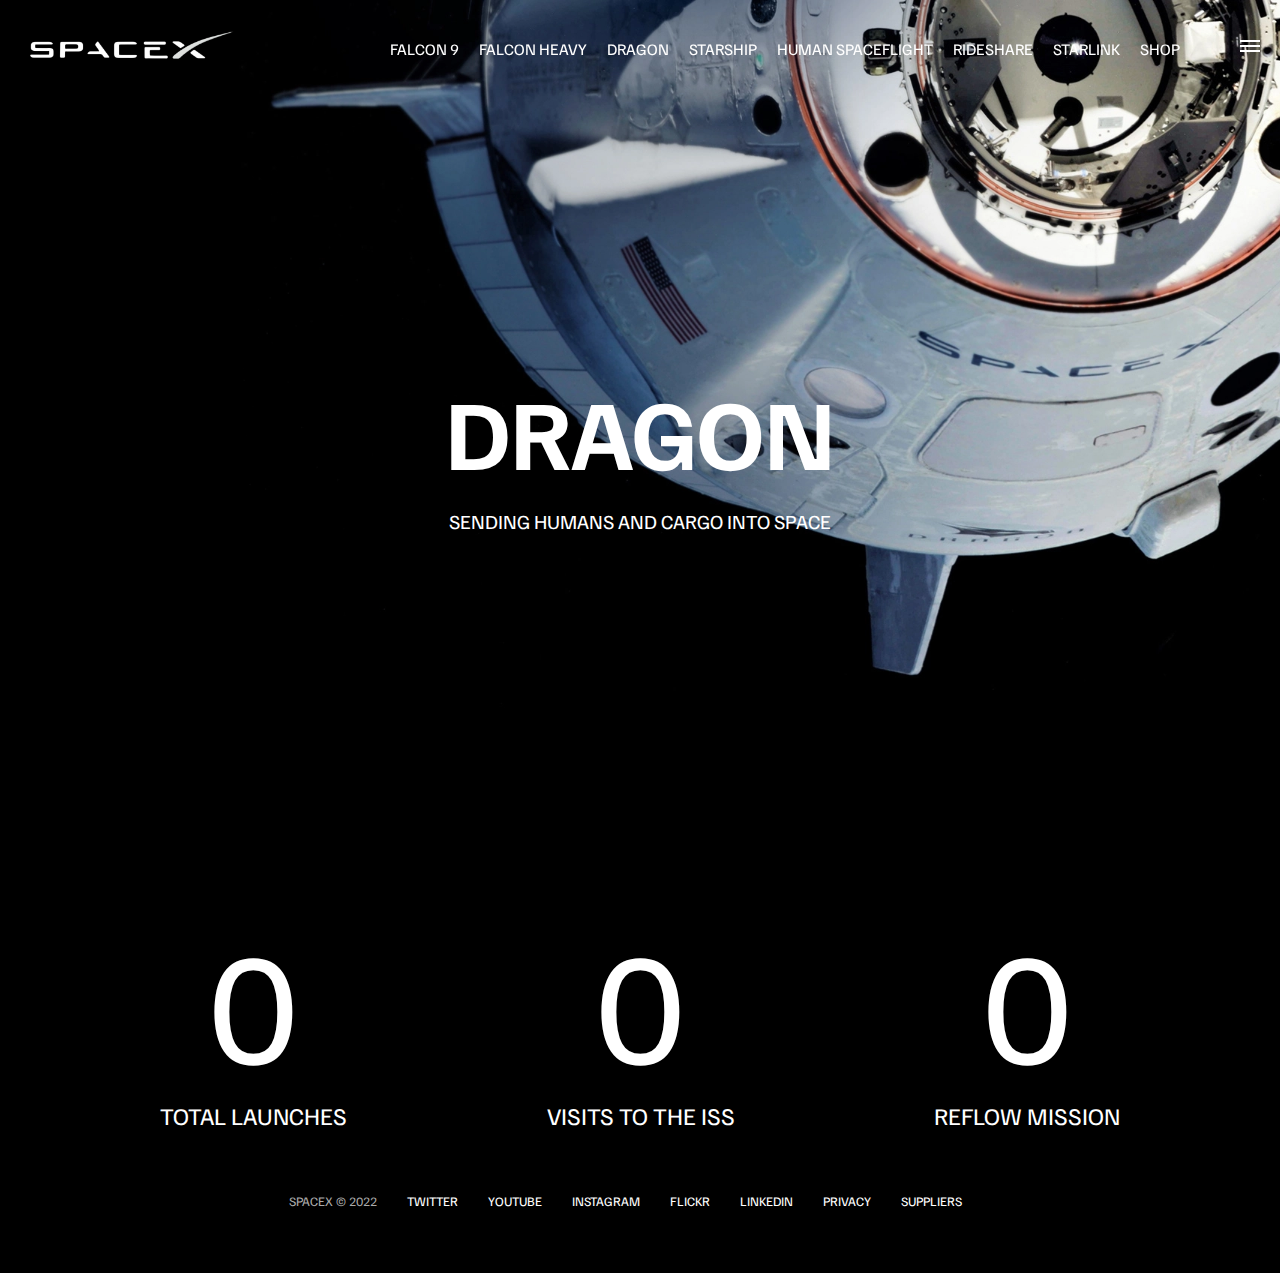
<file: dragon.html>
<!DOCTYPE html>
<html lang="en">
  <head>
    <meta charset="UTF-8" />
    <meta http-equiv="X-UA-Compatible" content="IE=edge" />
    <meta name="viewport" content="width=device-width, initial-scale=1.0" />
    <link rel="stylesheet" href="style.css" />
    <script src="script.js" defer></script>
    <title>SpaceX - Dragon</title>
  </head>
  <body>
    <div id="overlay"></div>
    <div id="mobile-menu" class="mobile-main-menu">
      <ul>
        <li><a href="#">Mission</a></li>
        <li><a href="#">Launches</a></li>
        <li><a href="#">Careers</a></li>
        <li><a href="#">Updates</a></li>
        <li><a href="#">Shop</a></li>

        <li class="mobile-only"><a href="falcon9.html">Falcon 9</a></li>
        <li class="mobile-only">
          <a href="falcon-heavy.html">Falcon Heavy</a>
        </li>
        <li class="mobile-only"><a href="dragon.html">Dragon</a></li>
        <li class="mobile-only"><a href="#">Starship</a></li>
        <li class="mobile-only"><a href="#">Human Spaceflight</a></li>
        <li class="mobile-only"><a href="#">Rideshare</a></li>
        <li class="mobile-only"><a href="#">Starlink</a></li>
      </ul>
    </div>
    <header class="main-header">
      <div class="logo">
        <a href="index.html">
          <img src="img/logo.png" alt="SpaceX" />
        </a>
      </div>
      <nav class="desktop-main-menu">
        <ul>
          <li><a href="falcon9.html">Falcon 9</a></li>
          <li><a href="falcon-heavy.html">Falcon Heavy</a></li>
          <li><a href="dragon.html">Dragon</a></li>
          <li><a href="#">Starship</a></li>
          <li><a href="#">Human Spaceflight</a></li>
          <li><a href="#">Rideshare</a></li>
          <li><a href="#">Starlink</a></li>
          <li><a href="#">Shop</a></li>
        </ul>
      </nav>
    </header>

    <!-- Hamburger Menu -->
    <botton id="menu-btn" class="hamburger" type="button">
      <span class="hamburger-top"></span>
      <span class="hamburger-middle"></span>
      <span class="hamburger-bottom"></span>
    </botton>

    <section class="section-animate bg-dragon"></section>
    <div class="section-inner-center">
      <h3>Dragon</h3>
      <p>Sending humans and cargo into space</p>
    </div>

    <div class="stats">
      <div>
        <span class="counter" data-target="34">0</span>
        <h4>Total Launches</h4>
      </div>
      <div>
        <span class="counter" data-target="31">0</span>
        <h4>Visits to the ISS</h4>
      </div>
      <div>
        <span class="counter" data-target="13">0</span>
        <h4>Reflow Mission</h4>
      </div>
    </div>

    <footer>
      <ul>
        <li>SpaceX &copy; 2022</li>
        <li><a href="#">Twitter</a></li>
        <li><a href="#">YouTube</a></li>
        <li><a href="#">Instagram</a></li>
        <li><a href="#">Flickr</a></li>
        <li><a href="#">LinkedIn</a></li>
        <li><a href="#">Privacy</a></li>
        <li><a href="#">Suppliers</a></li>
      </ul>
    </footer>
  </body>
</html>
</file>
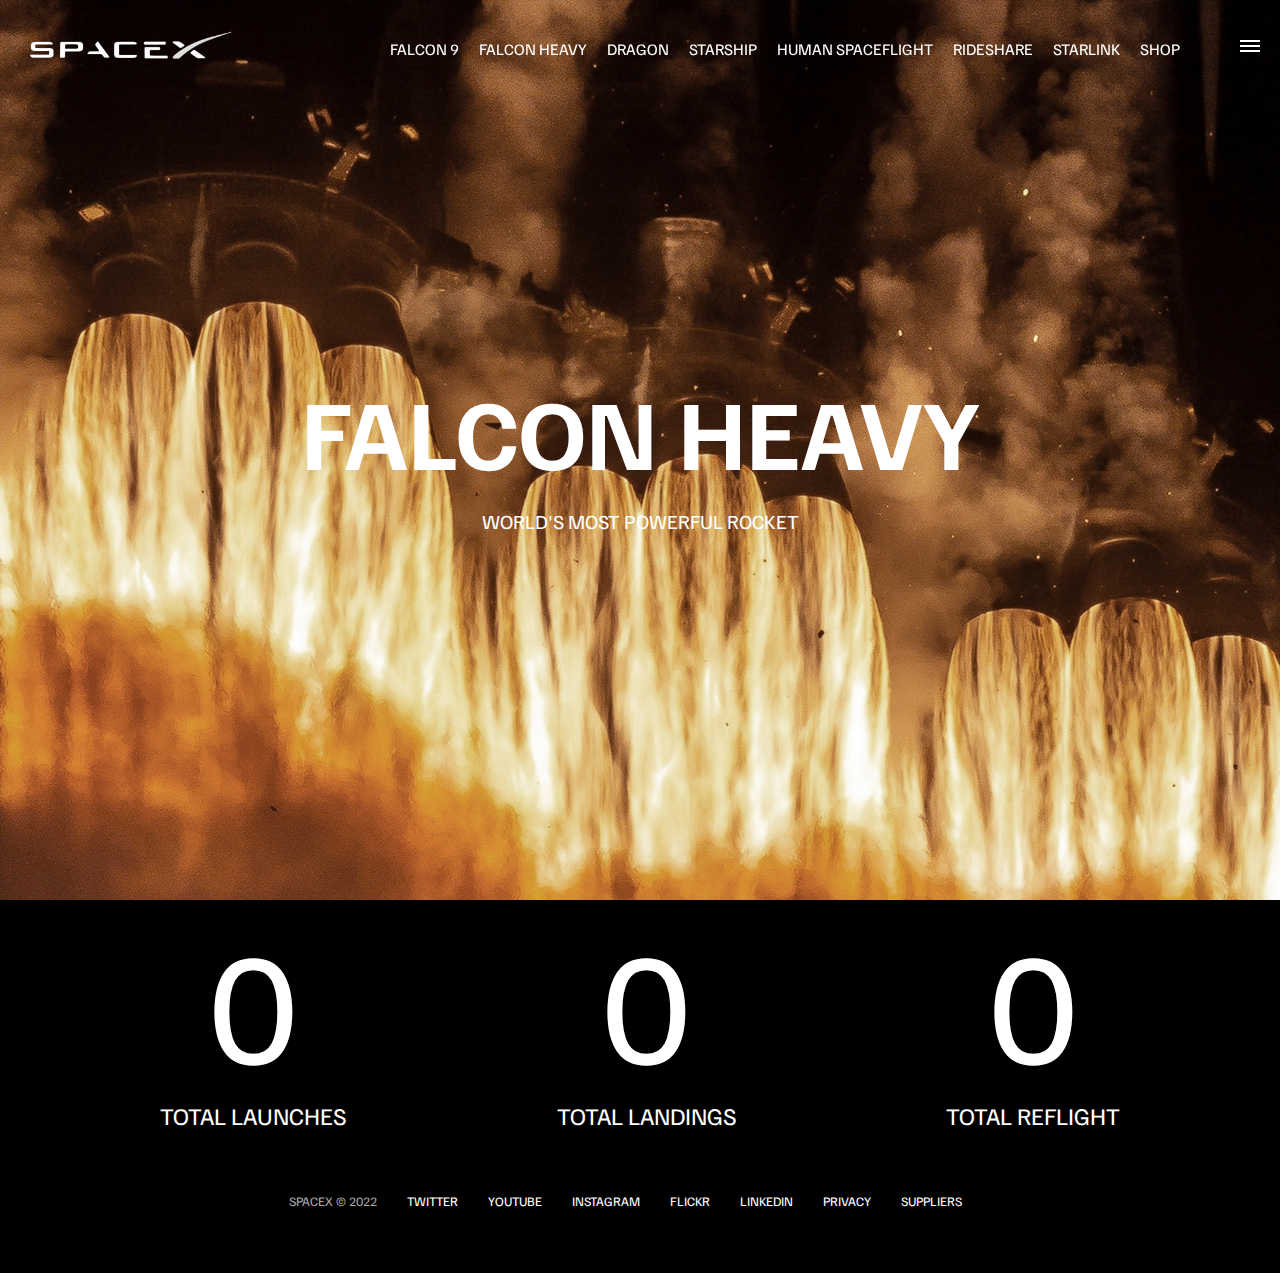
<file: falcon-heavy.html>
<!DOCTYPE html>
<html lang="en">
  <head>
    <meta charset="UTF-8" />
    <meta http-equiv="X-UA-Compatible" content="IE=edge" />
    <meta name="viewport" content="width=device-width, initial-scale=1.0" />
    <link rel="stylesheet" href="style.css" />
    <script src="script.js" defer></script>
    <title>SpaceX - Falcon Heavy</title>
  </head>
  <body>
    <div id="overlay"></div>
    <div id="mobile-menu" class="mobile-main-menu">
      <ul>
        <li><a href="#">Mission</a></li>
        <li><a href="#">Launches</a></li>
        <li><a href="#">Careers</a></li>
        <li><a href="#">Updates</a></li>
        <li><a href="#">Shop</a></li>

        <li class="mobile-only"><a href="falcon9.html">Falcon 9</a></li>
        <li class="mobile-only">
          <a href="falcon-heavy.html">Falcon Heavy</a>
        </li>
        <li class="mobile-only"><a href="dragon.html">Dragon</a></li>
        <li class="mobile-only"><a href="#">Starship</a></li>
        <li class="mobile-only"><a href="#">Human Spaceflight</a></li>
        <li class="mobile-only"><a href="#">Rideshare</a></li>
        <li class="mobile-only"><a href="#">Starlink</a></li>
      </ul>
    </div>
    <header class="main-header">
      <div class="logo">
        <a href="index.html">
          <img src="img/logo.png" alt="SpaceX" />
        </a>
      </div>
      <nav class="desktop-main-menu">
        <ul>
          <li><a href="falcon9.html">Falcon 9</a></li>
          <li><a href="falcon-heavy.html">Falcon Heavy</a></li>
          <li><a href="dragon.html">Dragon</a></li>
          <li><a href="#">Starship</a></li>
          <li><a href="#">Human Spaceflight</a></li>
          <li><a href="#">Rideshare</a></li>
          <li><a href="#">Starlink</a></li>
          <li><a href="#">Shop</a></li>
        </ul>
      </nav>
    </header>

    <!-- Hamburger Menu -->
    <botton id="menu-btn" class="hamburger" type="button">
      <span class="hamburger-top"></span>
      <span class="hamburger-middle"></span>
      <span class="hamburger-bottom"></span>
    </botton>

    <section class="section-animate bg-falcon-heavy"></section>
    <div class="section-inner-center">
      <h3>Falcon Heavy</h3>
      <p>World's most powerful rocket</p>
    </div>

    <div class="stats">
      <div>
        <span class="counter" data-target="3">0</span>
        <h4>Total Launches</h4>
      </div>
      <div>
        <span class="counter" data-target="7">0</span>
        <h4>Total Landings</h4>
      </div>
      <div>
        <span class="counter" data-target="4">0</span>
        <h4>Total Reflight</h4>
      </div>
    </div>

    <footer>
      <ul>
        <li>SpaceX &copy; 2022</li>
        <li><a href="#">Twitter</a></li>
        <li><a href="#">YouTube</a></li>
        <li><a href="#">Instagram</a></li>
        <li><a href="#">Flickr</a></li>
        <li><a href="#">LinkedIn</a></li>
        <li><a href="#">Privacy</a></li>
        <li><a href="#">Suppliers</a></li>
      </ul>
    </footer>
  </body>
</html>
</file>
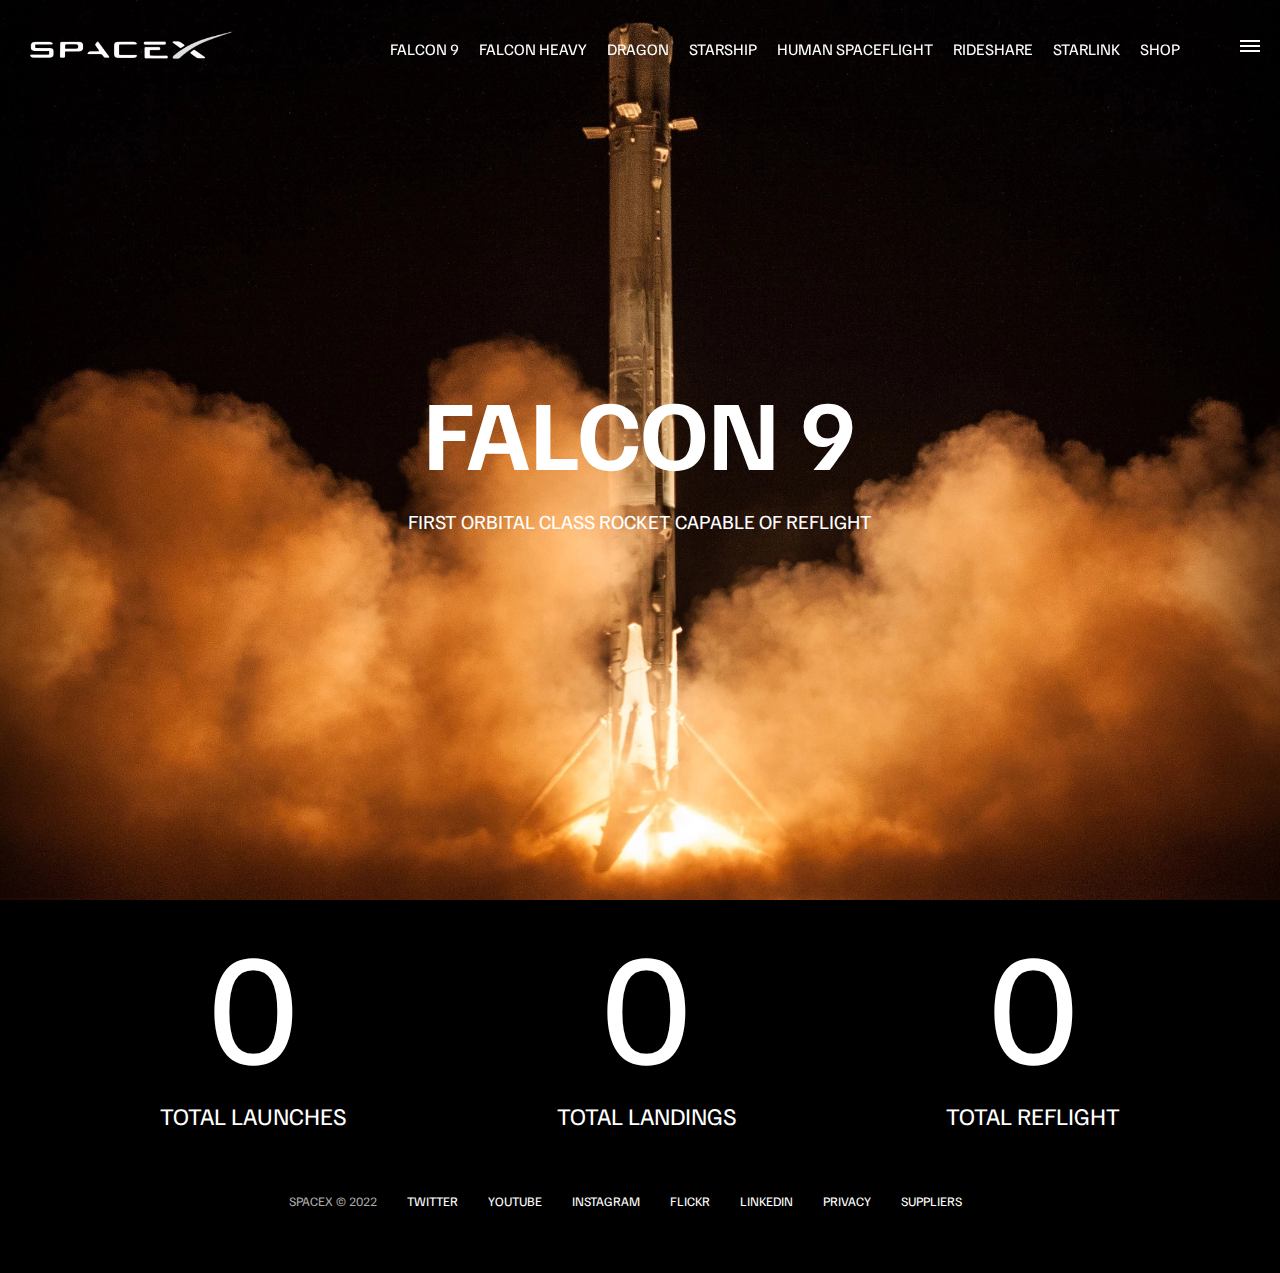
<file: falcon9.html>
<!DOCTYPE html>
<html lang="en">
  <head>
    <meta charset="UTF-8" />
    <meta http-equiv="X-UA-Compatible" content="IE=edge" />
    <meta name="viewport" content="width=device-width, initial-scale=1.0" />
    <link rel="stylesheet" href="style.css" />
    <script src="script.js" defer></script>
    <title>SpaceX - Falcon 9</title>
  </head>
  <body>
    <div id="overlay"></div>
    <div id="mobile-menu" class="mobile-main-menu">
      <ul>
        <li><a href="#">Mission</a></li>
        <li><a href="#">Launches</a></li>
        <li><a href="#">Careers</a></li>
        <li><a href="#">Updates</a></li>
        <li><a href="#">Shop</a></li>

        <li class="mobile-only"><a href="falcon9.html">Falcon 9</a></li>
        <li class="mobile-only">
          <a href="falcon-heavy.html">Falcon Heavy</a>
        </li>
        <li class="mobile-only"><a href="dragon.html">Dragon</a></li>
        <li class="mobile-only"><a href="#">Starship</a></li>
        <li class="mobile-only"><a href="#">Human Spaceflight</a></li>
        <li class="mobile-only"><a href="#">Rideshare</a></li>
        <li class="mobile-only"><a href="#">Starlink</a></li>
      </ul>
    </div>
    <header class="main-header">
      <div class="logo">
        <a href="index.html">
          <img src="img/logo.png" alt="SpaceX" />
        </a>
      </div>
      <nav class="desktop-main-menu">
        <ul>
          <li><a href="falcon9.html">Falcon 9</a></li>
          <li><a href="falcon-heavy.html">Falcon Heavy</a></li>
          <li><a href="dragon.html">Dragon</a></li>
          <li><a href="#">Starship</a></li>
          <li><a href="#">Human Spaceflight</a></li>
          <li><a href="#">Rideshare</a></li>
          <li><a href="#">Starlink</a></li>
          <li><a href="#">Shop</a></li>
        </ul>
      </nav>
    </header>

    <!-- Hamburger Menu -->
    <botton id="menu-btn" class="hamburger" type="button">
      <span class="hamburger-top"></span>
      <span class="hamburger-middle"></span>
      <span class="hamburger-bottom"></span>
    </botton>

    <section class="section-animate bg-falcon-9"></section>
    <div class="section-inner-center">
      <h3>Falcon 9</h3>
      <p>First orbital class rocket capable of reflight</p>
    </div>

    <div class="stats">
      <div>
        <span class="counter" data-target="3">0</span>
        <h4>Total Launches</h4>
      </div>
      <div>
        <span class="counter" data-target="7">0</span>
        <h4>Total Landings</h4>
      </div>
      <div>
        <span class="counter" data-target="4">0</span>
        <h4>Total Reflight</h4>
      </div>
    </div>

    <footer>
      <ul>
        <li>SpaceX &copy; 2022</li>
        <li><a href="#">Twitter</a></li>
        <li><a href="#">YouTube</a></li>
        <li><a href="#">Instagram</a></li>
        <li><a href="#">Flickr</a></li>
        <li><a href="#">LinkedIn</a></li>
        <li><a href="#">Privacy</a></li>
        <li><a href="#">Suppliers</a></li>
      </ul>
    </footer>
  </body>
</html>
</file>
<file: style.css>
@import url("https://fonts.googleapis.com/css2?family=Familjen+Grotesk:ital,wght@0,400;0,600;1,700&family=Open+Sans:wght@400;600;700&display=swap");

*,
*::before,
*::after {
  margin: 0;
  padding: 0;
  box-sizing: border-box;
}

body {
  font-family: "Familjen Grotesk", sans-serif;
  background: #000;
  color: #fff;
}

a {
  text-decoration: none;
  color: #fff;
}

ul {
  list-style: none;
}

/*Header/Navbar */
.main-header {
  position: fixed;
  top: 0;
  left: 0;
  width: 100%;
  z-index: 3;
  display: flex;
  justify-content: space-between;
  align-items: center;
  text-transform: uppercase;
  height: 100px;
  padding: 0 30px;
}

/* Logo */
.logo {
  width: 210px;
  height: auto;
}

.logo img {
  display: block;
  width: 100%;
  height: auto;
}

/* Desktop Menu */
.desktop-main-menu {
  margin-right: 50px;
}

.desktop-main-menu ul {
  display: flex;
}

.desktop-main-menu ul li {
  position: relative;
  margin-right: 20px;
  padding-bottom: 2px;
}

/* Menu item bottom border */
.desktop-main-menu ul li a::after {
  content: "";
  position: absolute;
  bottom: 0;
  left: 0;
  width: 100%;
  height: 1px;
  background: #fff;
  transform: scaleX(0);
  transition: transform 0.6s cubic-bezier(0.19, 1, 0.22, 1);
  transform-origin: right center;
}

.desktop-main-menu ul li a:hover::after {
  transform: scaleX(1);
  transform-origin: left center;
  transition-duration: 0.4s;
}

/* Sections */
section {
  position: relative;
  height: 100vh;
  background-position: center center;
  background-repeat: no-repeat;
  background-size: cover;
  text-transform: uppercase;
}

.section-inner {
  position: absolute;
  bottom: 200px;
  left: 150px;
  max-width: 560px;
}

.section-inner h4 {
  font-size: 22px;
  margin-bottom: 5px;
  font-weight: 300;
  animation: fadeInUp 0.5s ease-in-out;
}

.section-inner h2 {
  font-size: 50px;
  font-weight: 700;
  margin-bottom: 20px;
  animation: fadeInUp 0.5s ease-in-out 0.2s;
  animation-fill-mode: both; /* Stop from showing at the start */
}

.section-inner a {
  animation: fadeInUp 0.5s ease-in-out 0.4s;
  animation-fill-mode: both; /* Stop from showing at the start */
}

/* Background images */
.section-a {
  background-image: url("../Space-X/img/section-a.webp");
}
.section-b {
  background-image: url("../Space-X/img/section-b.webp");
}
.section-c {
  background-image: url("../Space-X/img/section-c.webp");
}
.section-d {
  background-image: url("../Space-X/img/section-d.webp");
}
.section-e {
  background-image: url("../Space-X/img/section-e.webp");
}
.section-f {
  background-image: url("../Space-X/img/section-f.webp");
}

.btn {
  position: relative;
  display: inline-block;
  cursor: pointer;
  text-align: center;
  min-width: 130px;
  padding: 15px 50px;
  margin-top: 10px;
  border: 2px solid #fff;
  text-transform: uppercase;
  font-weight: bold;
  overflow: hidden;
  z-index: 2;
}

.btn:hover span {
  color: #000;
}

.btn .hover {
  position: absolute;
  top: 0;
  left: 0;
  width: 100%;
  height: 100%;
  background-color: #fff;
  color: #000;
  z-index: -1;
  transform: translateY(100%);
  transition: transform 0.6s cubic-bezier(0.19, 1, 0.22, 1);
}

.btn:hover .hover {
  transform: translateY(0);
}

.scroll-arrow {
  position: absolute;
  bottom: 50px;
  left: 50%;
  transform: translateX(-50%);
  animation: fadeBounce 5s infinite;
}

/* Footer */
footer {
  position: relative;
  padding: 55px 0;
}

footer ul {
  display: flex;
  justify-content: center;
  align-items: center;
  flex-wrap: wrap;
}

footer ul li {
  margin-right: 30px;
  color: #aaa;
  text-transform: uppercase;
  font-size: 13px;
  line-height: 2.5;
}

footer ul li a {
  color: #fff;
  transition: color 0.6s;
}

footer ul li a:hover {
  color: #aaa;
}

/* Hamburger Menu */
.hamburger {
  position: fixed;
  top: 40px;
  right: 20px;
  z-index: 10;
  cursor: pointer;
  width: 20px;
  height: 20px;
  background: none;
  border: none;
}

.hamburger-top,
.hamburger-middle,
.hamburger-bottom {
  position: absolute;
  width: 20px;
  height: 2px;
  top: 0;
  left: 0;
  background: #fff;
  transition: all 0.5s;
}

.hamburger-middle {
  transform: translateY(5px);
}

.hamburger-bottom {
  transform: translateY(10px);
}

/* Transition hamburger to X when open */
.open {
  transform: rotate(90deg);
}

.open .hamburger-top {
  transform: rotate(45deg) translateY(6px) translateX(6px);
}

.open .hamburger-middle {
  display: none;
}

.open .hamburger-bottom {
  transform: rotate(-45deg) translateY(6px) translateX(-6px);
}

/* Overlay */
.overlay-show {
  position: fixed;
  top: 0;
  left: 0;
  width: 100%;
  height: 100%;
  background-color: rgba(0, 0, 0, 0.5);
  z-index: 3;
}

/* Stop body scroll*/
.stop-scrolling {
  overflow: hidden;
}

/* Hide mobile main menu items*/
.mobile-only {
  display: none;
}

/* Mobile menu*/
.mobile-main-menu {
  position: fixed;
  top: 0;
  right: 0;
  width: 350px;
  height: 100%;
  background: #000;
  z-index: 4;
  display: flex;
  align-items: center;
  justify-content: center;
  transform: translateX(100%);
  transition: transform 0.6s cubic-bezier(0.19, 1, 0.22, 1);
}

/* Bring menu from right */
.show-menu {
  transform: translateX(0);
}

.mobile-main-menu ul {
  display: flex;
  flex-direction: column;
  align-items: end;
  justify-content: center;
  padding: 50px;
  width: 100%;
}

.mobile-main-menu ul li {
  margin-bottom: 20px;
  font-size: 18px;
  text-transform: uppercase;
  border-bottom: 1px #555 dotted;
  width: 100%;
  text-align: right;
  padding-bottom: 8px;
}

.mobile-main-menu ul li a {
  color: #fff;
  transition: color 0.6s;
}

.mobile-main-menu ul li a:hover {
  color: #aaa;
}

/* Inner Pages */
.bg-falcon-9 {
  background-image: url("./img/falcon-9.webp");
}

.bg-falcon-heavy {
  background-image: url("./img/falcon-heavy.webp");
}

.bg-dragon {
  background-image: url("./img/dragon.webp");
}

.section-animate {
  animation: fadeIn 2s ease-in-out;
}

.section-inner-center {
  position: absolute;
  top: 50%;
  left: 50%;
  transform: translate(-50%, -50%);
  text-transform: uppercase;
  text-align: center;
  width: 80%;
}

.section-inner-center h3 {
  font-size: 100px;
  margin-bottom: 15px;
  animation: fadeInUp 0.5s ease-in-out;
}

.section-inner-center p {
  font-size: 20px;
  animation: fadeInUp 0.5s ease-in-out 0.2s;
  animation-fill-mode: both;
}

/* Stats */
.stats {
  max-width: 960px;
  margin: 0 auto;
  display: flex;
  align-items: center;
  justify-content: space-between;
  text-align: center;
  text-transform: uppercase;
}

.stats div span {
  font-size: 160px;
}

.stats div h4 {
  font-size: 24px;
  font-weight: 300;
}

/* Animations */

@keyframes fadeInUp {
  0% {
    opacity: 0;
    transform: translateY(140px);
  }

  100% {
    opacity: 1;
    transform: translateY(0);
  }
}

@keyframes fadeIn {
  0% {
    opacity: 0;
  }

  100% {
    opacity: 1;
  }
}

@keyframes fadeBounce {
  0%,
  20%,
  50%,
  80%,
  100% {
    opacity: 0;
    transform: translateY(-20px);
  }

  40% {
    opacity: 1;
    transform: translateY(0);
  }
}

/* Media Queries */

@media (max-width: 960px) {
  /* Hide desktop menu */
  .desktop-main-menu {
    display: none;
  }

  /* Show main mobile items*/
  .mobile-only {
    display: block;
  }

  .section-inner-center h3 {
    font-size: 75px;
  }
}

@media (max-width: 600px) {
  .section-inner {
    bottom: 75px;
    left: 20px;
  }

  .section-inner h2 {
    font-size: 40px;
  }

  footer ul li:first-child {
    position: absolute;
    top: 30px;
    left: 50%;
    transform: translate(-50%, -50%);
  }

  footer ul li {
    margin-right: 15px;
  }

  .logo {
    width: 150px;
    margin: auto;
  }

  .section-inner-center h3 {
    font-size: 50px;
  }

  /* Stats */
  .stats {
    flex-direction: column;
  }

  .stats div {
    margin-bottom: 20px;
  }
}
</file>
